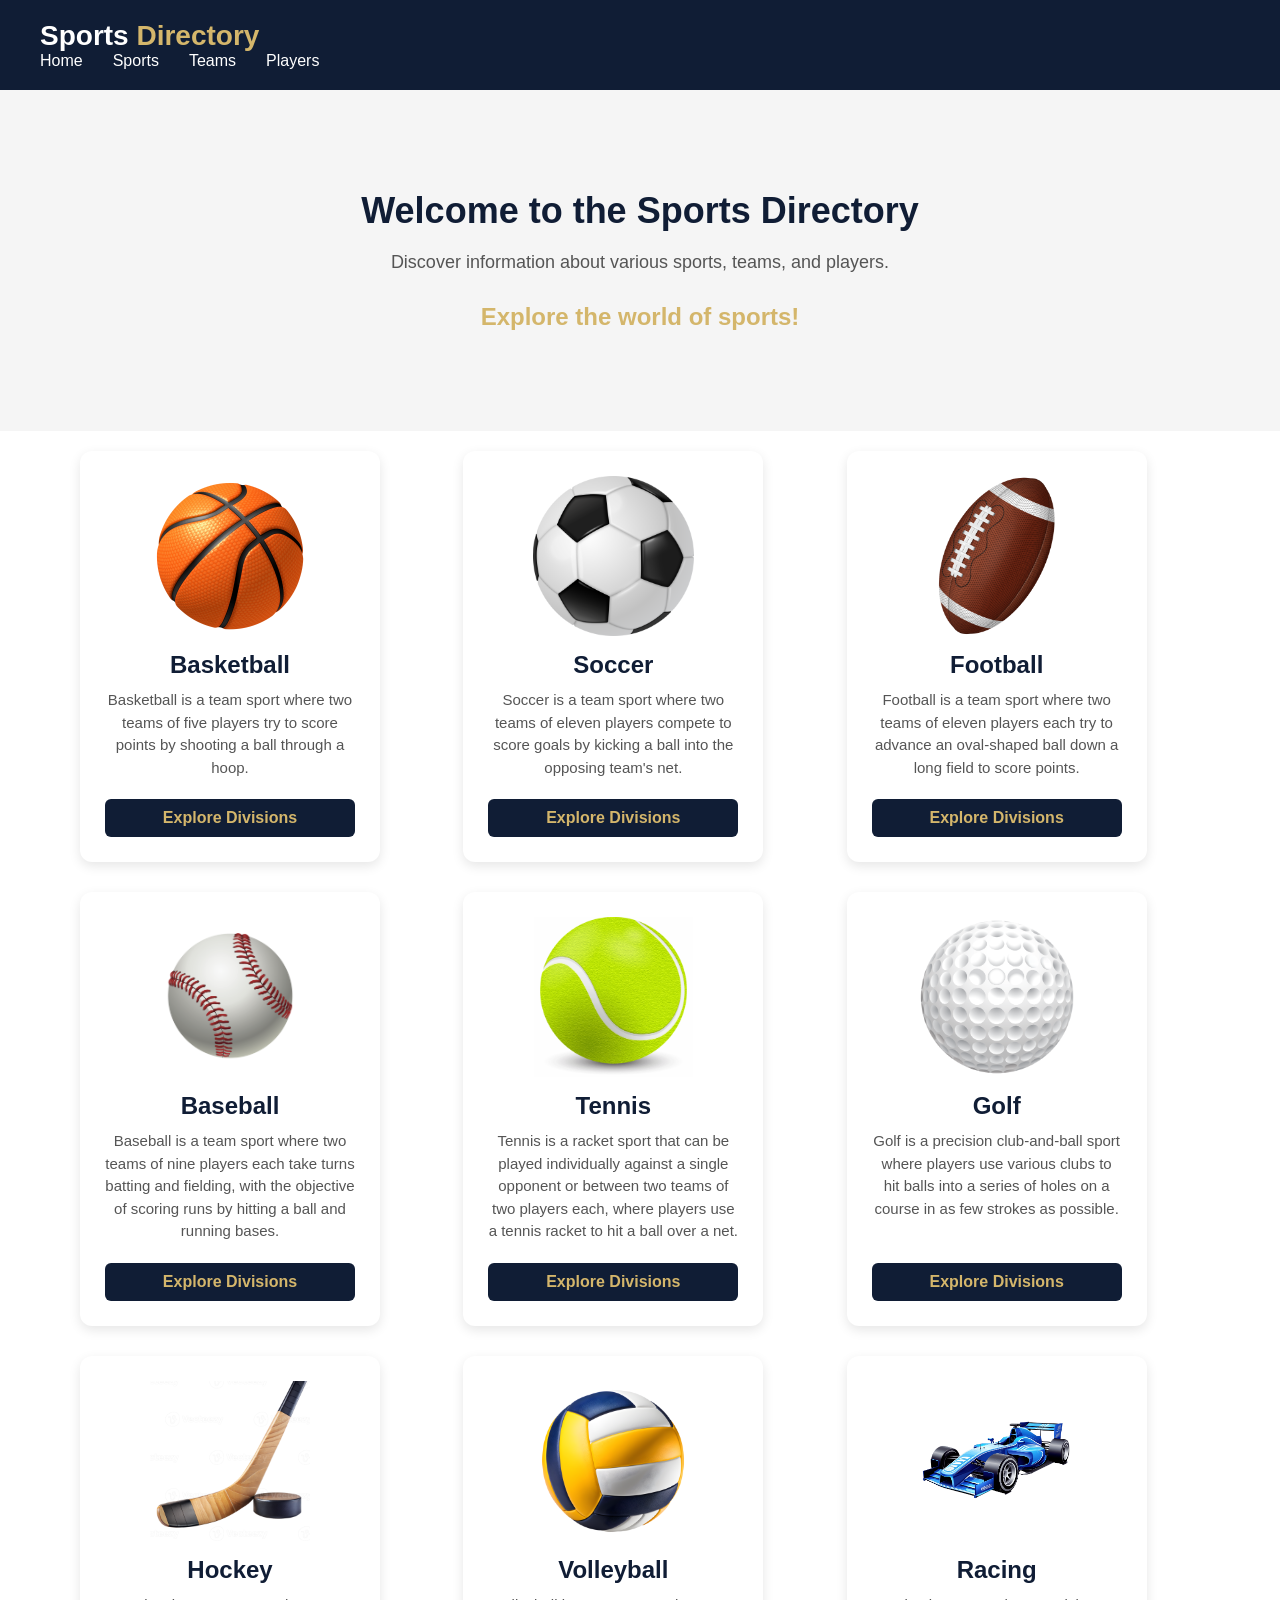
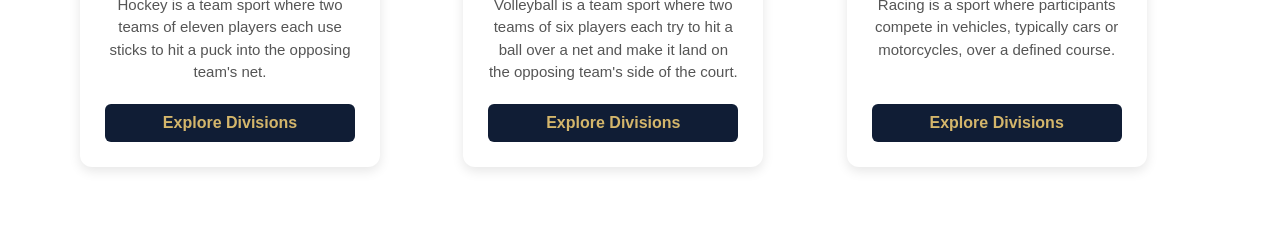
<file: index.html>
<!DOCTYPE html>
<html lang="en">
<head>
    <meta charset="UTF-8">
    <meta name="viewport" content="width=device-width, initial-scale=1.0">
    <title>Sports Directory</title>
    <link rel="stylesheet" href="style.css">
</head>
<body>
    <header>
        <nav>
            <h1>Sports <span>Directory</span></h1>

            <button
                type="button"
                class="menu-toggle"
                id="menu-toggle"
                aria-label="Open navigation menu"
                aria-expanded="false"
                aria-controls="nav-links">

                <span></span>
                <span></span>
                <span></span>
            </button>

            <ul id="nav-links">
                <li><a href="index.html">Home</a></li>
                <li><a href="sports.html">Sports</a></li>
                <li><a href="teams.html">Teams</a></li>
                <li><a href="players.html">Players</a></li>
            </ul>
        </nav>
    </header>

    <main>
        <section class="welcome" id="home">
            <h2>Welcome to the Sports Directory</h2>
            <p>Discover information about various sports, teams, and players.</p>
            <h3>Explore the world of sports!</h3>
        </section>

        <section class="sports">
            <!-- Basketball Card -->
            <div class="sport-card">
                <img src="images/basketball.png" alt="Basketball">
                <h2>Basketball</h2>
                <p>Basketball is a team sport where two teams of five players try to score points by shooting a ball through a hoop.</p>
                <a href="sports/basketball/basketball.html" class="sport-link">Explore Divisions</a>
            </div>
            
            <!-- Soccer Card -->
            <div class="sport-card">
                <img src="images/soccer.png" alt="Soccer">
                <h2>Soccer</h2>
                <p>Soccer is a team sport where two teams of eleven players compete to score goals by kicking a ball into the opposing team's net.</p>
                <a href="sports/soccer/soccer.html" class="sport-link">Explore Divisions</a>
            </div>

            <!-- Football Card -->
            <div class="sport-card">
                <img src="images/football.png" alt="Football">
                <h2>Football</h2>
                <p>Football is a team sport where two teams of eleven players each try to advance an oval-shaped ball down a long field to score points.</p>
                <a href="sports/football/football.html" class="sport-link">Explore Divisions</a>
            </div>

            <!-- Baseball Card -->
            <div class="sport-card">
                <img src="images/baseball.png" alt="Baseball">
                <h2>Baseball</h2>
                <p>Baseball is a team sport where two teams of nine players each take turns batting and fielding, with the objective of scoring runs by hitting a ball and running bases.</p>
                <a href="sports/baseball/baseball.html" class="sport-link">Explore Divisions</a>
            </div>

            <!-- Tennis Card -->
            <div class="sport-card">
                <img src="images/tennis.png" alt="Tennis">
                <h2>Tennis</h2>
                <p>Tennis is a racket sport that can be played individually against a single opponent or between two teams of two players each, where players use a tennis racket to hit a ball over a net.</p>
                <a href="sports/tennis/tennis.html" class="sport-link">Explore Divisions</a>
            </div>

            <!-- Golf Card -->
            <div class="sport-card">
                <img src="images/golf.png" alt="Golf">
                <h2>Golf</h2>
                <p>Golf is a precision club-and-ball sport where players use various clubs to hit balls into a series of holes on a course in as few strokes as possible.</p>
                <a href="sports/golf/golf.html" class="sport-link">Explore Divisions</a>
            </div>

            <!-- Hockey Card -->
            <div class="sport-card">
                <img src="images/hockey.png" alt="Hockey">
                <h2>Hockey</h2>
                <p>Hockey is a team sport where two teams of eleven players each use sticks to hit a puck into the opposing team's net.</p>
                <a href="sports/hockey/hockey.html" class="sport-link">Explore Divisions</a>
            </div>

            <!-- Volleyball Card -->
            <div class="sport-card">
                <img src="images/volleyball.png" alt="Volleyball">
                <h2>Volleyball</h2>
                <p>Volleyball is a team sport where two teams of six players each try to hit a ball over a net and make it land on the opposing team's side of the court.</p>
                <a href="sports/volleyball/volleyball.html" class="sport-link">Explore Divisions</a>
            </div>

            <!-- Racing Card -->
            <div class="sport-card">
                <img src="images/racing.png" alt="Racing">
                <h2>Racing</h2>
                <p>Racing is a sport where participants compete in vehicles, typically cars or motorcycles, over a defined course.</p>
                <a href="sports/racing/racing.html" class="sport-link">Explore Divisions</a>
            </div>
        </section>
    </main>

<script src="script.js"></script>
</body>
</html>
</file>
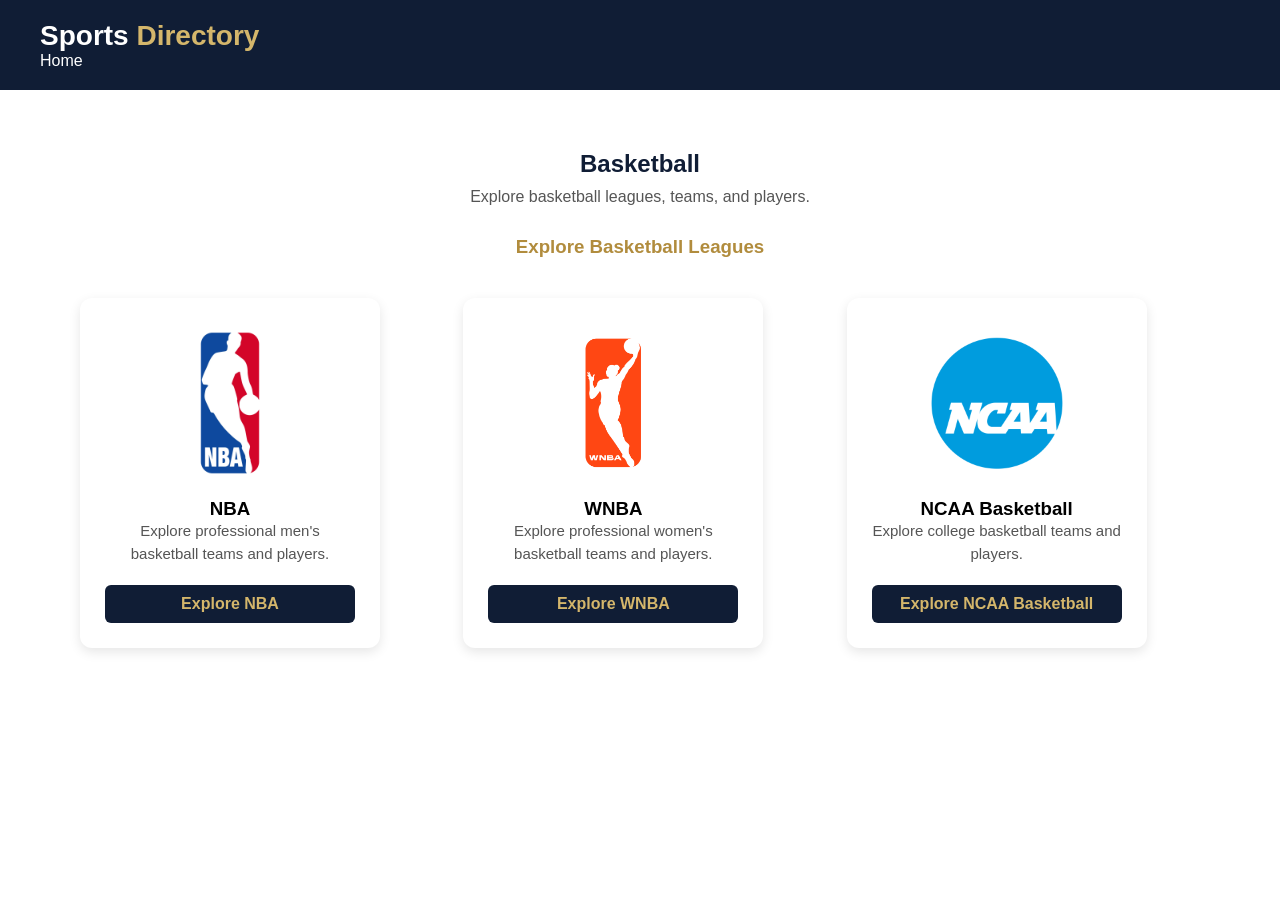
<file: sports/basketball/basketball.html>
<!DOCTYPE html>
<html lang="en">
<head>
    <meta charset="UTF-8">
    <meta name="viewport" content="width=device-width, initial-scale=1.0">
    <title>Basketball | Sports Directory</title>
    <link rel="stylesheet" href="../../../style.css">
</head>
<body>

    <header>
        <nav>
            <h1>Sports <span>Directory</span></h1>
            <ul>
                <li><a href="../../../index.html">Home</a></li>
            </ul>
        </nav>
    </header>

    <main>
        <section class="sport-heading">
            <h2>Basketball</h2>
            <p>Explore basketball leagues, teams, and players.</p>
        </section>

        <section class="leagues">
            <h3>Explore Basketball Leagues</h3>

            <section class="leagues">

    <div class="sports">

        <div class="sport-card">
            <img src="../../images/nba.png" alt="NBA logo">
            <h3>NBA</h3>
            <p>Explore professional men's basketball teams and players.</p>
            <a href="nba/nba.html" class="sport-link">Explore NBA</a>
        </div>

        <div class="sport-card">
            <img src="../../images/wnba.png" alt="WNBA logo">
            <h3>WNBA</h3>
            <p>Explore professional women's basketball teams and players.</p>
            <a href="wnba/wnba.html" class="sport-link">Explore WNBA</a>
        </div>

        <div class="sport-card">
            <img src="../../images/ncaa.png" alt="NCAA basketball logo">
            <h3>NCAA Basketball</h3>
            <p>Explore college basketball teams and players.</p>
            <a href="ncaa/ncaa.html" class="sport-link">Explore NCAA Basketball</a>
        </div>

    </div>
</section>

        </section>
    </main>

</body>
</html>
</file>
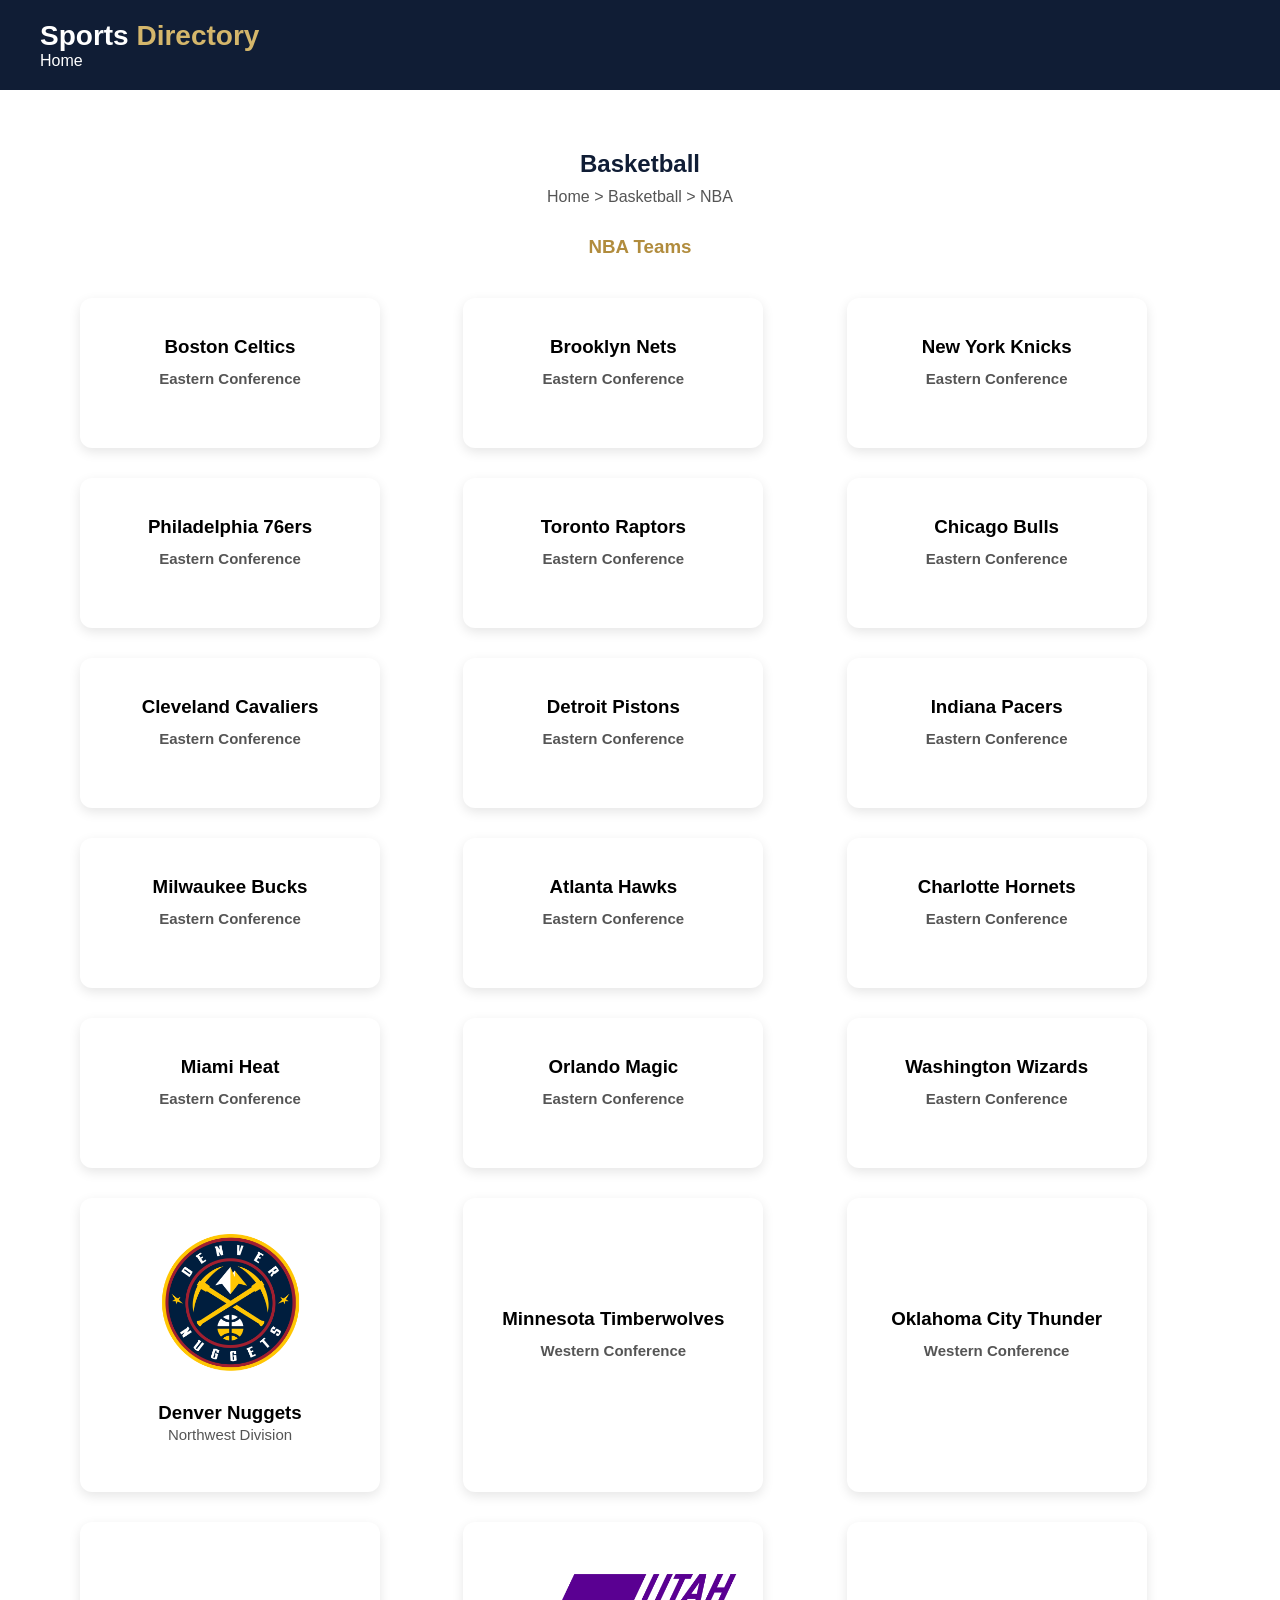
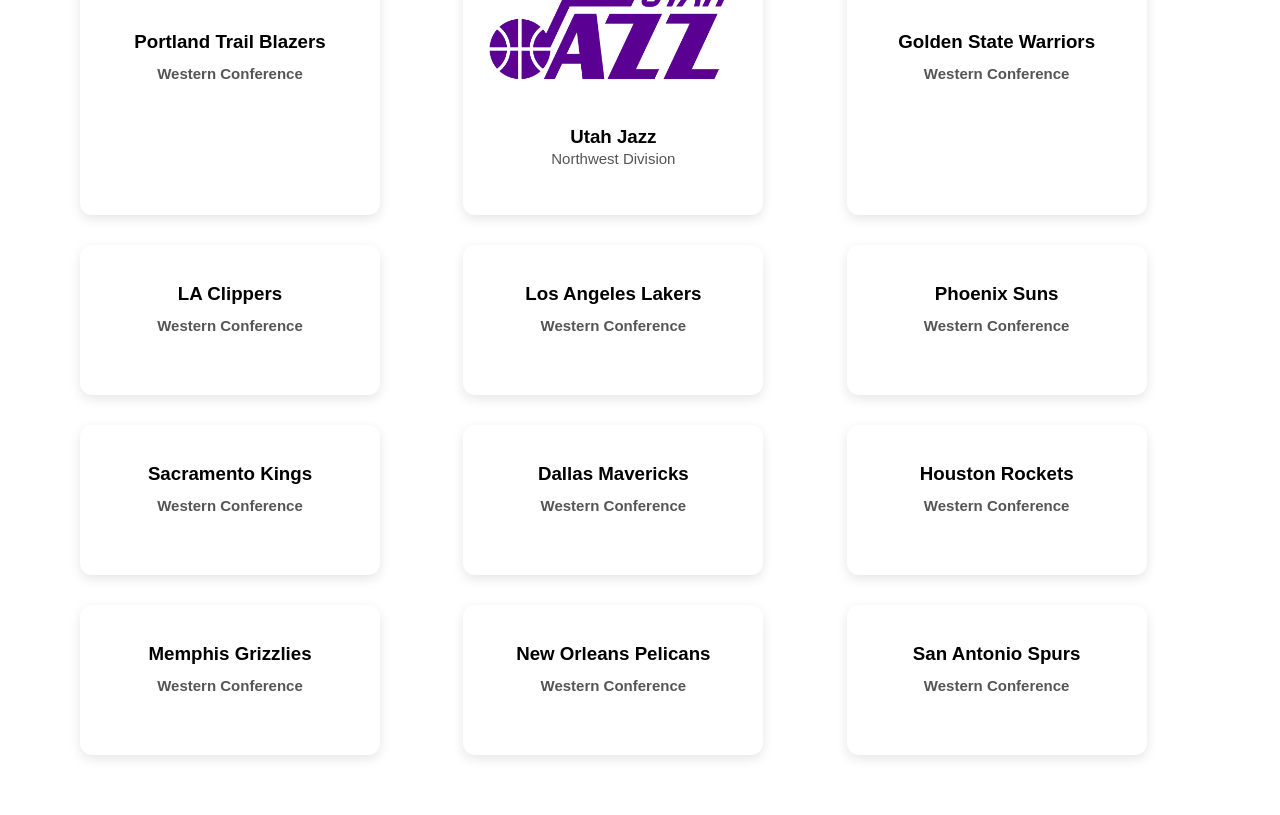
<file: sports/basketball/nba/nba.html>
<!DOCTYPE html>
<html lang="en">
<head>
    <meta charset="UTF-8">
    <meta name="viewport" content="width=device-width, initial-scale=1.0">
    <title>NBA Teams | Sports Directory</title>
    <link rel="stylesheet" href="../../../style.css">
</head>
<body>

    <header>
        <nav>
            <h1>Sports <span>Directory</span></h1>
            <ul>
                <li><a href="../../../index.html">Home</a></li>
            </ul>
        </nav>
    </header>

    <main>
        <section class="sport-heading">
            <h2>Basketball</h2>
            <p>Home &gt; Basketball &gt; NBA</p>
        </section>

        <section class="leagues">
            <h3>NBA Teams</h3>

            <div class="sports">

    <!-- Eastern Conference -->
    <div class="sport-card team-card">
        <h3>Boston Celtics</h3>
        <p class="conference-label">Eastern Conference</p>
    </div>

    <div class="sport-card team-card">
        <h3>Brooklyn Nets</h3>
        <p class="conference-label">Eastern Conference</p>
    </div>

    <div class="sport-card team-card">
        <h3>New York Knicks</h3>
        <p class="conference-label">Eastern Conference</p>
    </div>

    <div class="sport-card team-card">
        <h3>Philadelphia 76ers</h3>
        <p class="conference-label">Eastern Conference</p>
    </div>

    <div class="sport-card team-card">
        <h3>Toronto Raptors</h3>
        <p class="conference-label">Eastern Conference</p>
    </div>

    <div class="sport-card team-card">
        <h3>Chicago Bulls</h3>
        <p class="conference-label">Eastern Conference</p>
    </div>

    <div class="sport-card team-card">
        <h3>Cleveland Cavaliers</h3>
        <p class="conference-label">Eastern Conference</p>
    </div>

    <div class="sport-card team-card">
        <h3>Detroit Pistons</h3>
        <p class="conference-label">Eastern Conference</p>
    </div>

    <div class="sport-card team-card">
        <h3>Indiana Pacers</h3>
        <p class="conference-label">Eastern Conference</p>
    </div>

    <div class="sport-card team-card">
        <h3>Milwaukee Bucks</h3>
        <p class="conference-label">Eastern Conference</p>
    </div>

    <div class="sport-card team-card">
        <h3>Atlanta Hawks</h3>
        <p class="conference-label">Eastern Conference</p>
    </div>

    <div class="sport-card team-card">
        <h3>Charlotte Hornets</h3>
        <p class="conference-label">Eastern Conference</p>
    </div>

    <div class="sport-card team-card">
        <h3>Miami Heat</h3>
        <p class="conference-label">Eastern Conference</p>
    </div>

    <div class="sport-card team-card">
        <h3>Orlando Magic</h3>
        <p class="conference-label">Eastern Conference</p>
    </div>

    <div class="sport-card team-card">
        <h3>Washington Wizards</h3>
        <p class="conference-label">Eastern Conference</p>
    </div>

    <!-- Western Conference -->
    <div class="sport-card team-card">
        <a href="western-conference/northwest/nuggets.html" class="team-link">
            <div class="team-card">
                <img src="../../../../../images/logos/denver-nuggets.png" alt="Denver Nuggets logo">
                <h3>Denver Nuggets</h3>
                <p>Northwest Division</p>
            </div>
        </a>
    </div>

    <div class="sport-card team-card">
        <h3>Minnesota Timberwolves</h3>
        <p class="conference-label">Western Conference</p>
    </div>

    <div class="sport-card team-card">
        <h3>Oklahoma City Thunder</h3>
        <p class="conference-label">Western Conference</p>
    </div>

    <div class="sport-card team-card">
        <h3>Portland Trail Blazers</h3>
        <p class="conference-label">Western Conference</p>
    </div>

    <div class="sport-card team-card">
        <a href="western-conference/northwest/jazz.html" class="team-link">
            <div class="team-card">
                <img src="../../../../../images/logos/utah-jazz.png" alt="Utah Jazz logo">
                <h3>Utah Jazz</h3>
                <p>Northwest Division</p>
            </div>
        </a>
    </div>

    <div class="sport-card team-card">
        <h3>Golden State Warriors</h3>
        <p class="conference-label">Western Conference</p>
    </div>

    <div class="sport-card team-card">
        <h3>LA Clippers</h3>
        <p class="conference-label">Western Conference</p>
    </div>

    <div class="sport-card team-card">
        <h3>Los Angeles Lakers</h3>
        <p class="conference-label">Western Conference</p>
    </div>

    <div class="sport-card team-card">
        <h3>Phoenix Suns</h3>
        <p class="conference-label">Western Conference</p>
    </div>

    <div class="sport-card team-card">
        <h3>Sacramento Kings</h3>
        <p class="conference-label">Western Conference</p>
    </div>

    <div class="sport-card team-card">
        <h3>Dallas Mavericks</h3>
        <p class="conference-label">Western Conference</p>
    </div>

    <div class="sport-card team-card">
        <h3>Houston Rockets</h3>
        <p class="conference-label">Western Conference</p>
    </div>

    <div class="sport-card team-card">
        <h3>Memphis Grizzlies</h3>
        <p class="conference-label">Western Conference</p>
    </div>

    <div class="sport-card team-card">
        <h3>New Orleans Pelicans</h3>
        <p class="conference-label">Western Conference</p>
    </div>

    <div class="sport-card team-card">
        <h3>San Antonio Spurs</h3>
        <p class="conference-label">Western Conference</p>
    </div>

</div>

        </section>
    </main>

</body>
</html>
</file>
<file: style.css>
/* General Page Styling */
* {
    margin: 0;
    padding: 0;
    box-sizing: border-box;
}

body {
    font-family: Arial, sans-serif;
    background-color: #FFFFFF;
}

/* Navigation Bar */
header {
    background-color: #101D35;
    padding: 20px 40px;
}

/* Navigation Links */
nav ul {
    display: flex;
    list-style: none;
    gap: 30px;
}

nav ul li a {
    color: #FFFFFF;
    text-decoration: none;
    font-size: 16px;
}


/* Hamburger Button */
.menu-toggle {
    display: none;
    background: none;
    border: none;
    cursor: pointer;
    padding: 8px;
}

.menu-toggle span {
    display: block;
    width: 28px;
    height: 3px;
    background-color: #D4B66B;
    margin: 6px 0;
    border-radius: 3px;
}

/* Mobile Navigation */
@media (max-width: 768px) {
    header {
        padding: 15px 20px;
    }

    nav {
        flex-wrap: wrap;
        gap: 15px;
    }

    nav h1 {
        font-size: 24px;
    }

    .menu-toggle {
        display: block;
        margin-left: auto;
    }

    nav ul {
        display: none;
        flex-direction: column;
        width: 100%;
        gap: 0;
        padding-top: 10px;
    }

    nav ul.active {
        display: flex;
    }

    nav ul li {
        width: 100%;
        text-align: center;
    }

    nav ul li a {
        display: block;
        padding: 14px;
        border-top: 1px solid #526078;
    }
}


/* Mobile Navigation */
@media (max-width: 768px) {
    header {
        padding: 15px 20px;
    }

    nav {
        flex-wrap: wrap;
        gap: 15px;
    }

    nav h1 {
        font-size: 24px;
    }

    .menu-toggle {
        display: block;
        margin-left: auto;
    }

    nav ul {
        display: none;
        flex-direction: column;
        width: 100%;
        gap: 0;
        padding-top: 10px;
    }

    nav ul.active {
        display: flex;
    }

    nav ul li {
        width: 100%;
        text-align: center;
    }

    nav ul li a {
        display: block;
        padding: 14px;
        border-top: 1px solid #526078;
    }
}

/* Website Name */
nav h1 {
    color: #FFFFFF;
    font-size: 28px;
}

nav h1 span {
    color: #D4B66B;
}

/* Navigation Links */
nav ul {
    display: flex;
    list-style: none;
    gap: 30px;
}

nav ul li a {
    color: #FFFFFF;
    text-decoration: none;
    font-size: 16px;
}

nav ul li a:hover {
    color: #D4B66B;
}

/* Welcome Section */
.welcome {
    text-align: center;
    padding: 100px 20px;
    background-color: #F5F5F5;
}

.welcome h2 {
    font-size: 36px;
    color: #101D35;
    margin-bottom: 20px;
}

.welcome p {
    font-size: 18px;
    color: #555555;
    max-width: 600px;
    margin: 0 auto;
}

.welcome h3 {
    font-size: 24px;
    color: #D4B66B;
    margin-top: 30px;
}

/* Sports Section */
.sports {
    display: grid;
    grid-template-columns: repeat(3, 1fr);
    gap: 30px;
    padding: 20px 40px 60px;
    max-width: 1200px;
    margin: 0 auto;
}

/* Individual Sport Card */
.sport-card {
    background-color: #FFFFFF;
    width: 300px;
    padding: 25px;
    border-radius: 12px;
    text-align: center;
    box-shadow: 0 4px 12px rgba(0, 0, 0, 0.1);
    transition: transform 0.3s ease;
}

/* Basketball Image */
.sport-card img {
    width: 100%;
    height: 160px;
    object-fit: contain;
    margin-bottom: 15px;
}

/* Sport Name */
.sport-card h2 {
    color: #101D35;
    font-size: 24px;
    margin-bottom: 10px;
}

/* Sport Description */
.sport-card p {
    color: #555555;
    font-size: 15px;
    line-height: 1.5;
    margin-bottom: 20px;
}

/* Explore Link */
.sport-link {
    display: inline-block;
    background-color: #101D35;
    color: #D4B66B;
    padding: 10px 20px;
    border-radius: 6px;
    text-decoration: none;
    font-weight: bold;
}

/* Hover Effects */
.sport-card:hover {
    transform: translateY(-5px);
}

.sport-link:hover {
    background-color: #D4B66B;
    color: #101D35;
}

/* Responsive Sports Grid */
@media (max-width: 900px) {
    .sports {
        grid-template-columns: repeat(2, 1fr);
    }
}

@media (max-width: 600px) {
    .sports {
        grid-template-columns: 1fr;
        padding: 20px;
    }
}

/* Keep Sports Cards Consistent */
.sport-card {
    display: flex;
    flex-direction: column;
    height: 100%;
}

.sport-card .sport-link {
    margin-top: auto;
}

.sport-heading {
    text-align: center;
    padding: 60px 20px 30px;
}

.sport-heading h2 {
    color: #101D35;
    margin-bottom: 10px;
}

.sport-heading p {
    color: #555;
}

.leagues > h3 {
    text-align: center;
    color: #B18C3D;
    margin-bottom: 20px;
}

.team-card {
    justify-content: center;
    min-height: 150px;
}

.team-link {
    text-decoration: none;
    color: inherit;
    display: block;
}

.team-card {
    cursor: pointer;
    transition: transform 0.2s ease, box-shadow 0.2s ease;
}

.team-card:hover {
    transform: translateY(-5px);
    box-shadow: 0 8px 18px rgba(0, 0, 0, 0.2);
}

.conference-label {
    color: #B18C3D;
    font-weight: bold;
    margin-top: 10px;
}

/* Team Overview */

.team-overview {
    max-width: 1200px;
    margin: 40px auto;
    padding: 30px;
    background: #101D35;
    color: white;
    border-radius: 15px;
    box-shadow: 0 4px 12px rgba(0, 0, 0, 0.12);
}

.team-overview-header {
    display: flex;
    align-items: center;
    gap: 25px;
    padding-bottom: 25px;
    border-bottom: 1px solid #526078;
}

.team-overview-header img {
    width: 100px;
    height: 100px;
    object-fit: contain;
}

.team-overview-header h1 {
    margin: 0;
    font-size: 36px;
}

.team-overview-header p {
    margin-top: 8px;
    color: #D4B66B;
}

.team-overview-info {
    display: grid;
    grid-template-columns: repeat(3, 1fr);
    gap: 20px;
    margin-top: 25px;
}

.team-overview-info div {
    display: flex;
    flex-direction: column;
    gap: 6px;
}

.team-overview-info span {
    color: #D4B66B;
    font-size: 13px;
}

.team-overview-info strong {
    font-size: 17px;
}

/* Player sections */
.player-section {
    padding: 40px;
    max-width: 1400px;
    margin: 0 auto;
}

.player-section h2 {
    color: #101D35;
    font-size: 32px;
    margin-bottom: 25px;
}

/* Current player cards */
.current-player-grid {
    display: grid;
    grid-template-columns: repeat(auto-fit, minmax(190px, 240px));
    justify-content: center;
    gap: 20px;
}

.player-card {
    background-color: #101D35;
    color: white;
    border-radius: 12px;
    overflow: hidden;
    text-align: center;
    box-shadow: 0 4px 12px rgba(0, 0, 0, 0.12);
}

.player-card img {
    width: 100%;
    height: 200px;
    object-fit: cover;
    object-position: center 20%;
}

.player-info {
    padding: 15px;
}

.player-position {
    color: #D4B66B;
    margin: 8px 0 15px;
}

/* Player statistics */
.player-stats {
    display: grid;
    grid-template-columns: repeat(3, 1fr);
    border-top: 1px solid #526078;
    padding-top: 12px;
}

.player-stats div {
    display: flex;
    flex-direction: column;
    gap: 6px;
    border-right: 1px solid #526078;
}

.player-stats div:last-child {
    border-right: none;
}

.player-stats span {
    font-size: 13px;
    color: #D4B66B;
}

.player-stats strong {
    font-size: 18px;
}

/* Jerseys */

.jersey-section {
    padding: 40px;
    max-width: 1400px;
    margin: 0 auto;
}

.jersey-section h2 {
    color: #101D35;
    font-size: 32px;
    margin-bottom: 25px;
}

.jersey-grid {
    display: grid;
    grid-template-columns: repeat(auto-fit, minmax(220px, 280px));
    justify-content: center;
    gap: 20px;
}

.jersey-card {
    background: #101D35;
    color: white;
    border-radius: 12px;
    overflow: hidden;
    text-align: center;
    box-shadow: 0 4px 12px rgba(0, 0, 0, 0.12);
}

.jersey-card img {
    width: 100%;
    height: 280px;
    object-fit: contain;
    background: white;
}

.jersey-info {
    padding: 15px;
}

.jersey-info h3 {
    margin-bottom: 6px;
}

.jersey-info p {
    color: #D4B66B;
    margin: 0;
}


/* Past player cards */
.past-players-heading {
    margin-top: 60px;
}

.past-player-grid {
    display: grid;
    grid-template-columns: repeat(auto-fit, minmax(190px, 220px));
    justify-content: center;
    gap: 20px;
}

.past-player-card {
    background-color: #101D35;
    color: white;
    border-radius: 10px;
    overflow: hidden;
    text-align: center;
    box-shadow: 0 4px 12px rgba(0, 0, 0, 0.12);
    display: flex;
    flex-direction: column;
}

.past-player-card img {
    display: block;
    width: 100%;
    height: 200px;
    object-fit: cover;
    object-position: center 20%;
}

.past-player-info {
    padding: 15px 12px;
    display: flex;
    flex-direction: column;
    flex-grow: 1;
}

.past-player-info h3 {
    font-size: 16px;
    line-height: 1.3;
    margin-bottom: 6px;
}

.past-player-info p {
    color: #D4B66B;
    font-size: 13px;
    line-height: 1.4;
    margin-top: 4px;
}

.past-player-stats {
    display: grid;
    grid-template-columns: repeat(3, minmax(0, 1fr));
    gap: 4px;
    margin-top: 12px;
    padding-top: 12px;
    border-top: 1px solid #526078;
}

.past-player-stats span {
    display: block;
    min-width: 0;
    font-size: 11px;
    line-height: 1.4;
    color: #D4B66B;
    overflow-wrap: anywhere;
    text-align: center;
}

/* Responsive past-player cards */
@media (max-width: 600px) {
    .past-player-grid {
        grid-template-columns: repeat(2, minmax(0, 1fr));
        gap: 15px;
    }

    .past-player-card img {
        height: 170px;
    }
}


/* Team History */

.team-history {
    max-width: 1200px;
    margin: 60px auto;
    padding: 0 40px;
}

.team-history h2 {
    color: #101D35;
    font-size: 32px;
    margin-bottom: 25px;
}

.history-card {
    background: #101D35;
    color: white;
    padding: 25px;
    margin-bottom: 18px;
    border-radius: 12px;
    box-shadow: 0 4px 12px rgba(0, 0, 0, 0.12);
}

.history-card h3 {
    color: #D4B66B;
    font-size: 22px;
    margin-bottom: 10px;
}

.history-card p {
    line-height: 1.6;
    margin: 0;
}

/* Jersey Popup */

.jersey-modal {
    display: none;
    position: fixed;
    z-index: 1000;
    left: 0;
    top: 0;
    width: 100%;
    height: 100%;
    background: rgba(0, 0, 0, 0.7);
    align-items: center;
    justify-content: center;
    padding: 20px;
}

.jersey-modal-content {
    position: relative;
    width: 90%;
    max-width: 600px;
    background: white;
    border-radius: 15px;
    overflow: hidden;
    box-shadow: 0 8px 30px rgba(0, 0, 0, 0.3);
}

.jersey-modal-content img {
    display: block;
    width: 100%;
    height: 400px;
    object-fit: contain;
    background: white;
}

.jersey-modal-info {
    background: #101D35;
    color: white;
    padding: 25px;
    text-align: center;
}

.jersey-modal-info h2 {
    color: white;
    margin-bottom: 8px;
}

.jersey-modal-info #jersey-modal-team {
    color: #D4B66B;
    margin-bottom: 15px;
}

.jersey-modal-info #jersey-modal-description {
    line-height: 1.5;
}

.jersey-close {
    position: absolute;
    top: 12px;
    right: 15px;
    width: 40px;
    height: 40px;
    border: none;
    border-radius: 50%;
    background: #101D35;
    color: white;
    font-size: 28px;
    cursor: pointer;
}

.jersey-close:hover {
    background: #D4B66B;
    color: #101D35;
}

.jersey-click {
    display: inline-block;
    margin-top: 10px;
    color: #D4B66B;
    font-size: 13px;
    font-weight: bold;
}

.jersey-card {
    cursor: pointer;
    transition: transform 0.2s ease, box-shadow 0.2s ease;
}

.jersey-card:hover {
    transform: translateY(-5px);
    box-shadow: 0 8px 18px rgba(0, 0, 0, 0.2);
}


/* ========================================
   SEASON STATISTICS
========================================= */

.season-stats {
    margin: 40px 0;
}

.season-stats h2 {
    text-align: center;
    margin-bottom: 10px;
}

.season-stats-intro {
    text-align: center;
    margin: 0 auto 25px;
    max-width: 650px;
    line-height: 1.6;
}

.season-stats-grid {
    display: grid;
    grid-template-columns: repeat(2, minmax(0, 1fr));
    gap: 20px;
}

.season-card {
    background: #101D35;
    color: white;
    padding: 22px;
    border-radius: 12px;
    border: 1px solid #D4B66B;
    box-sizing: border-box;
}

.season-card h3 {
    color: #D4B66B;
    font-size: 1.4rem;
    margin: 0 0 18px;
    text-align: center;
}

.season-record,
.season-detail {
    display: flex;
    justify-content: space-between;
    align-items: flex-start;
    gap: 12px;
    padding: 10px 0;
    border-bottom: 1px solid rgba(255, 255, 255, 0.2);
}

.season-record strong {
    font-size: 1.2rem;
    color: #D4B66B;
}

.season-detail strong {
    text-align: right;
}

.season-highlight {
    margin: 16px 0 0;
    line-height: 1.5;
}

.championship-season {
    border: 2px solid #D4B66B;
}

.championship-season h3::after {
    content: " ★";
}

/* Responsive layout for smaller screens */
@media (max-width: 650px) {
    .season-stats-grid {
        grid-template-columns: 1fr;
    }
}


/* Smaller screens */
@media (max-width: 600px) {
    .player-section {
        padding: 20px;
    }
    
    .jersey-section {
    padding: 20px;
    }

    .jersey-grid {
        grid-template-columns: 1fr;
    }

    .jersey-card img {
        height: 250px;
    }

    .team-history {
    padding: 0 20px;
    }

    .history-card {
    padding: 20px;
    }
}
</file>
